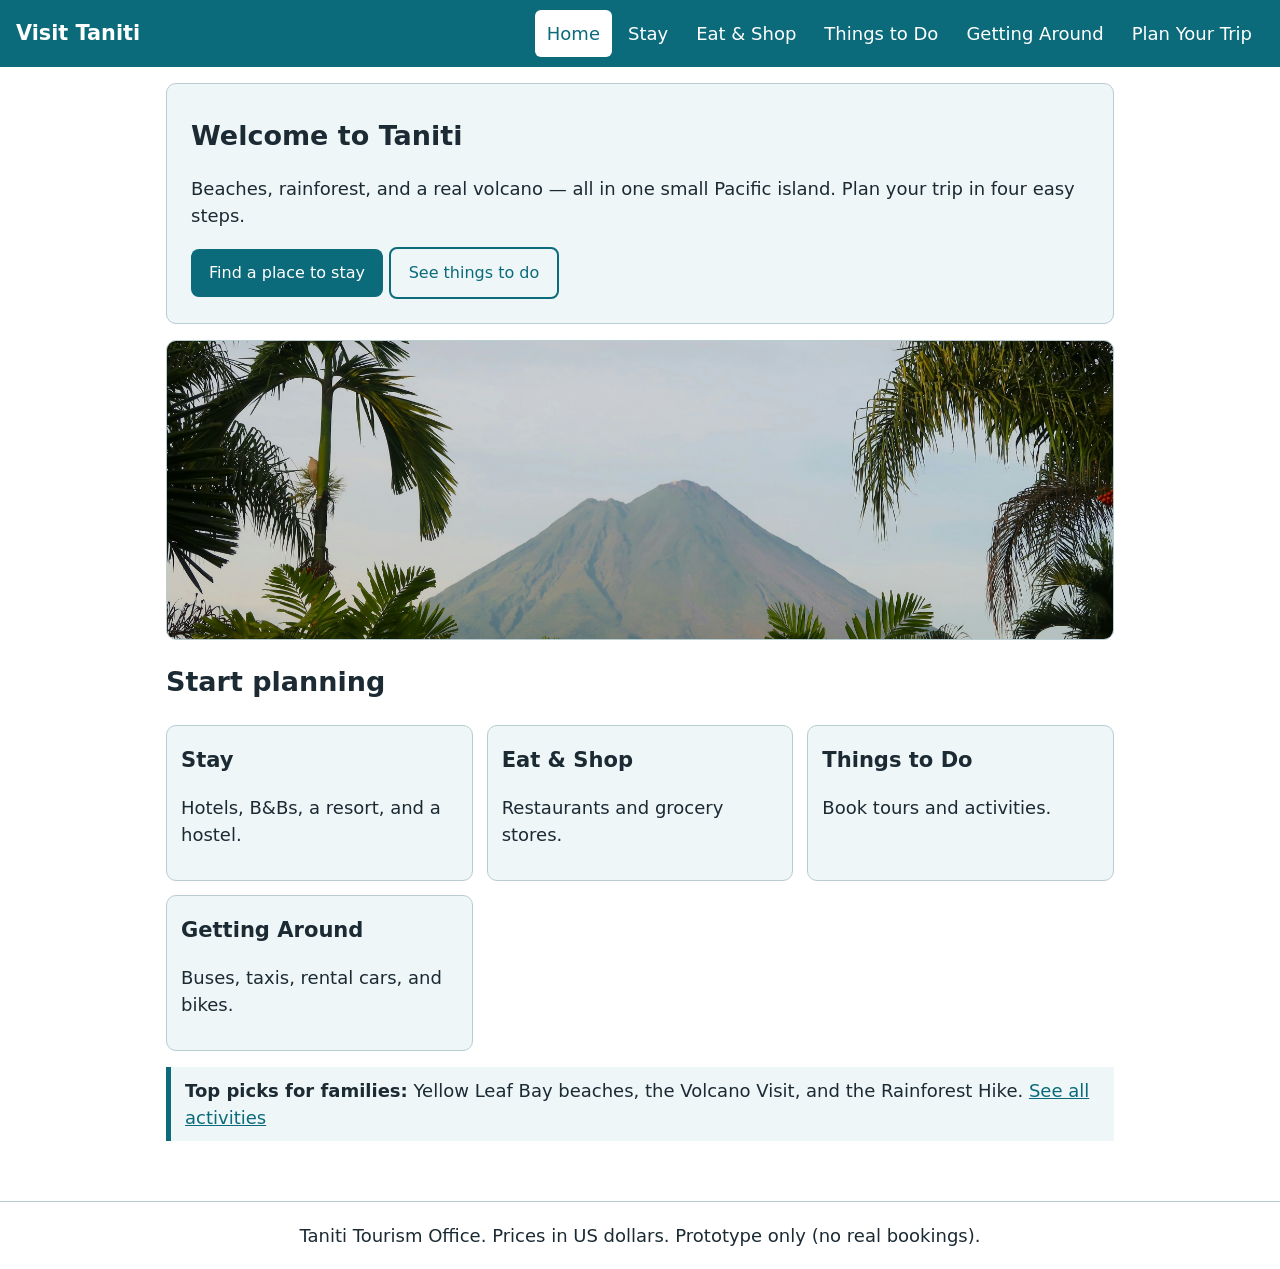
<file: html/index.html>
<!DOCTYPE html>
<html lang="en">
    <head>
        <meta charset="utf-8">
        <meta name="viewport" content="width=device-width, initial-scale=1, viewport-fit=cover">
        <title>Home – Visit Taniti</title>
        <link rel="stylesheet" href="../css/styles.css">
    </head>

    <body>
        <a class="skip" href="#main">Skip to main content</a>
        <header>
            <div class="bar">
                <a class="logo" href="index.html">Visit Taniti</a>
                <nav class="d" aria-label="Main">
                    <ul>
                        <li><a href="index.html" aria-current="page">Home</a></li>
                        <li><a href="stay.html">Stay</a></li>
                        <li><a href="eat.html">Eat & Shop</a></li>
                        <li><a href="things-to-do.html">Things to Do</a></li>
                        <li><a href="getting-around.html">Getting Around</a></li>
                        <li><a href="plan.html">Plan Your Trip</a></li>
                    </ul>
                </nav>
                <details class="m">
                    <summary>Menu</summary>
                    <nav aria-label="Main mobile">
                        <ul>
                            <li><a href="index.html" aria-current="page">Home</a></li>
                            <li><a href="stay.html">Stay</a></li>
                            <li><a href="eat.html">Eat & Shop</a></li>
                            <li><a href="things-to-do.html">Things to Do</a></li>
                            <li><a href="getting-around.html">Getting Around</a></li>
                            <li><a href="plan.html">Plan Your Trip</a></li>
                        </ul>
                    </nav>
                </details>
            </div>
        </header>

        <main id="main" tabindex="-1">
            <section class="hero">
                <h1>Welcome to Taniti</h1>
                    <p>Beaches, rainforest, and a real volcano — all in one small Pacific island. Plan your trip in four easy steps.</p>
                <a class="btn" href="stay.html">Find a place to stay</a> 
                <a class="btn o" href="things-to-do.html">See things to do</a>
            </section>
            <figure class="pic"><img src="../images/volcano1.jpg" alt="Taniti palm trees and the island's volcano" width="800" height="300"></figure>
            <h2>Start planning</h2>
            <div class="grid">
                <a class="card" style="text-decoration:none;color:inherit" href="stay.html">
                    <h3>Stay</h3>
                        <p>Hotels, B&amp;Bs, a resort, and a hostel.</p>
                </a>
                <a class="card" style="text-decoration:none;color:inherit" href="eat.html">
                    <h3>Eat & Shop</h3>
                        <p>Restaurants and grocery stores.</p>
                </a>
                <a class="card" style="text-decoration:none;color:inherit" href="things-to-do.html">
                    <h3>Things to Do</h3>
                        <p>Book tours and activities.</p>
                </a>
                <a class="card" style="text-decoration:none;color:inherit" href="getting-around.html">
                    <h3>Getting Around</h3>
                        <p>Buses, taxis, rental cars, and bikes.</p>
                </a>
            </div>

            <div class="note">
                <b>Top picks for families:</b> Yellow Leaf Bay beaches, the Volcano Visit, and the Rainforest Hike. <a href="things-to-do.html">See all activities</a>
            </div>

        </main>

        <footer>Taniti Tourism Office. Prices in US dollars. Prototype only (no real bookings).</footer>

    </body>
</html>
</file>
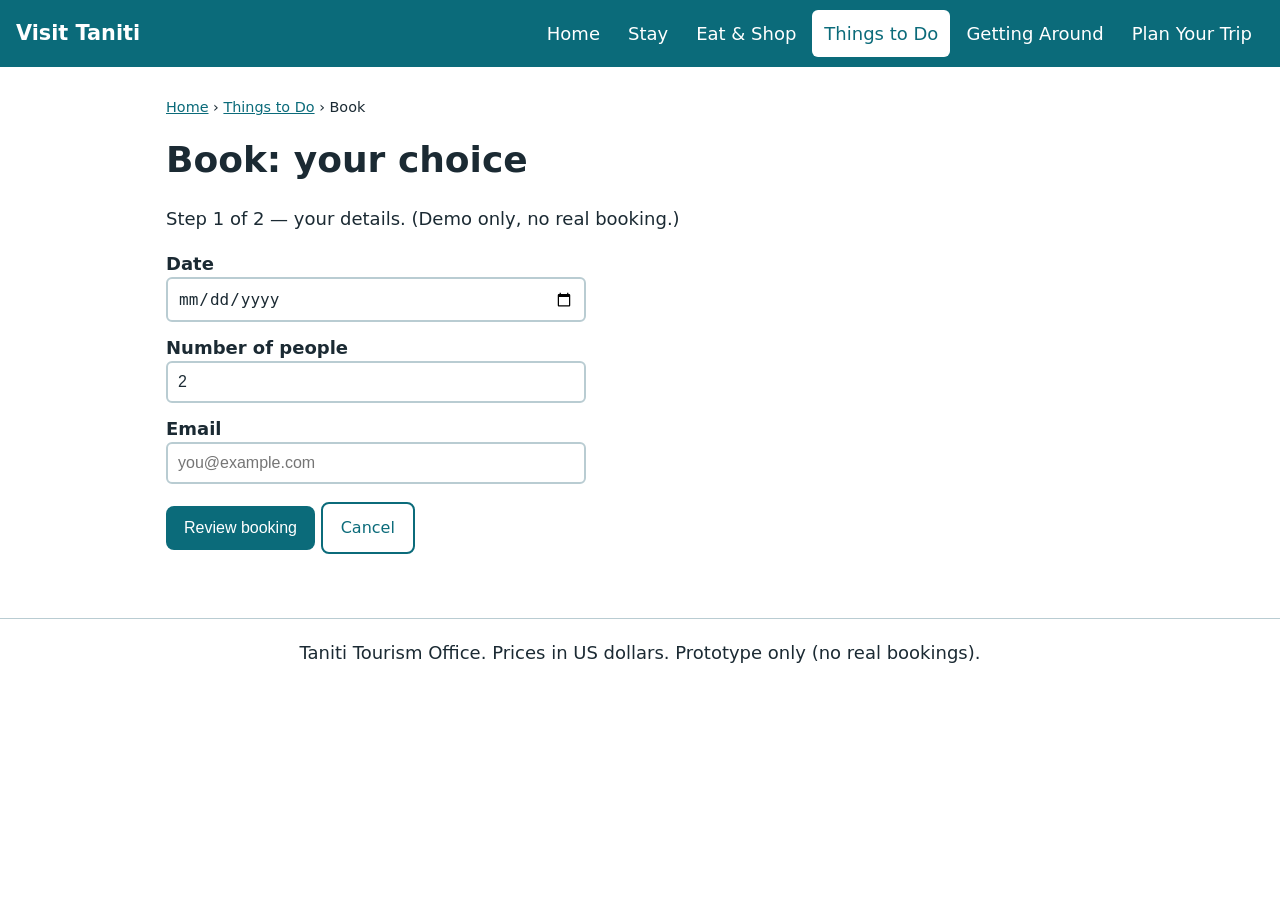
<file: html/book.html>
<!DOCTYPE html>
<html lang="en">
    <head>
        <meta charset="utf-8">
        <meta name="viewport" content="width=device-width, initial-scale=1, viewport-fit=cover">
        <title>Book – Visit Taniti</title>
        <link rel="stylesheet" href="../css/styles.css">
    </head>
    <body>
        <a class="skip" href="#main">Skip to main content</a>
        <header>
        <div class="bar">
            <a class="logo" href="index.html">Visit Taniti</a>
            <nav class="d" aria-label="Main">
                <ul><li><a href="index.html">Home</a></li>
                    <li><a href="stay.html">Stay</a></li>
                    <li><a href="eat.html">Eat & Shop</a></li>
                    <li><a href="things-to-do.html" aria-current="page">Things to Do</a></li>
                    <li><a href="getting-around.html">Getting Around</a></li>
                    <li><a href="plan.html">Plan Your Trip</a></li>
                </ul>
            </nav>
            <details class="m">
                <summary>Menu</summary>
                <nav aria-label="Main mobile">
                    <ul><li><a href="index.html">Home</a></li>
                        <li><a href="stay.html">Stay</a></li>
                        <li><a href="eat.html">Eat & Shop</a></li>
                        <li><a href="things-to-do.html" aria-current="page">Things to Do</a></li>
                        <li><a href="getting-around.html">Getting Around</a></li>
                        <li><a href="plan.html">Plan Your Trip</a></li>
                    </ul>
                </nav>
            </details>
        </div>
        </header>
        <main id="main" tabindex="-1">
            <p class="crumb"><a href="index.html">Home</a> › <a href="things-to-do.html">Things to Do</a> › Book</p>
            <h1>Book: <span id="item">your choice</span></h1>
            <div id="f">
                <p>Step 1 of 2 — your details. (Demo only, no real booking.)</p>
                <label for="d">Date</label><input id="d" type="date">
                <label for="g">Number of people</label><input id="g" type="number" min="1" value="2">
                <label for="e">Email</label><input id="e" type="email" placeholder="you@example.com">
                <p><button class="btn" id="go">Review booking</button> 
                    <a class="btn o" href="things-to-do.html">Cancel</a>
                </p>
            </div>
        </main>

        <footer>Taniti Tourism Office. Prices in US dollars. Prototype only (no real bookings).</footer>
        <script src="script.js"></script>
    </body>
</html>
</file>
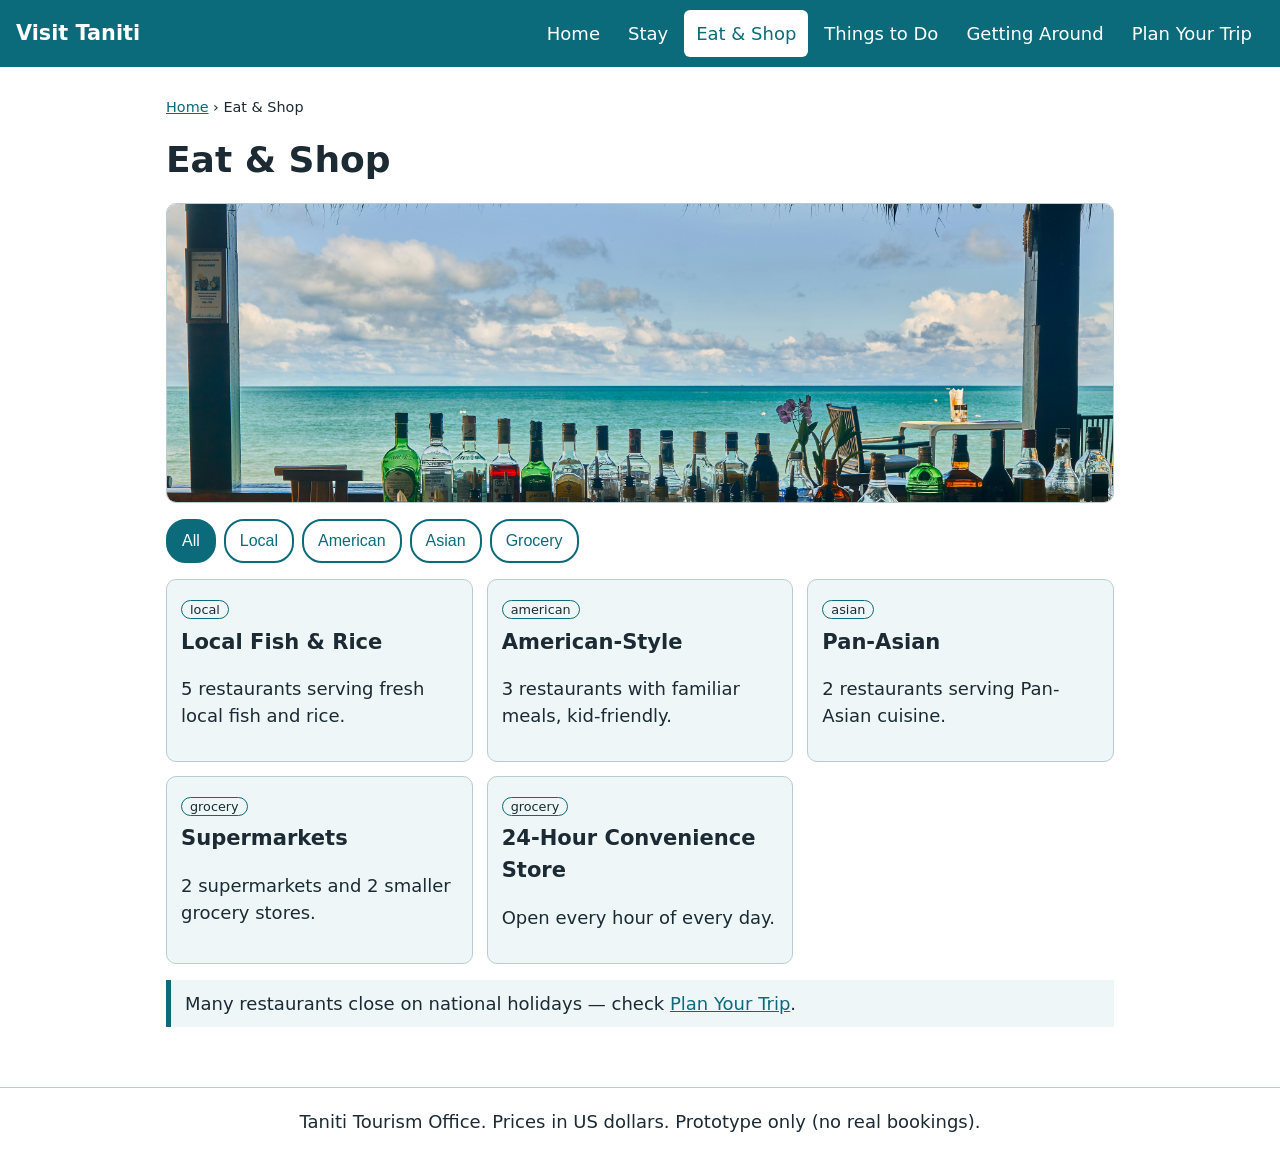
<file: html/eat.html>
<!DOCTYPE html>
<html lang="en">
    <head>
        <meta charset="utf-8">
        <meta name="viewport" content="width=device-width, initial-scale=1, viewport-fit=cover">
        <title>Eat & Shop – Visit Taniti</title>
        <link rel="stylesheet" href="../css/styles.css">
    </head>
    <body>
    <a class="skip" href="#main">Skip to main content</a>
    <header>
        <div class="bar">
            <a class="logo" href="index.html">Visit Taniti</a>
            <nav class="d" aria-label="Main">
                <ul>
                    <li><a href="index.html">Home</a></li>
                    <li><a href="stay.html">Stay</a></li>
                    <li><a href="eat.html" aria-current="page">Eat & Shop</a></li>
                    <li><a href="things-to-do.html">Things to Do</a></li>
                    <li><a href="getting-around.html">Getting Around</a></li>
                    <li><a href="plan.html">Plan Your Trip</a></li>
                </ul>
            </nav>
            <details class="m">
                <summary>Menu</summary>
                <nav aria-label="Main mobile">
                    <ul>
                        <li><a href="index.html">Home</a></li>
                        <li><a href="stay.html">Stay</a></li>
                        <li><a href="eat.html" aria-current="page">Eat & Shop</a></li>
                        <li><a href="things-to-do.html">Things to Do</a></li>
                        <li><a href="getting-around.html">Getting Around</a></li>
                        <li><a href="plan.html">Plan Your Trip</a></li>
                    </ul>
                </nav>
            </details>
        </div>
    </header>
    <main id="main" tabindex="-1">
    <p class="crumb"><a href="index.html">Home</a> › Eat & Shop</p>
    <h1>Eat & Shop</h1>
    <figure class="pic"><img src="../images/bar1.jpg" alt="Taniti Beach Bar" width="800" height="300"></figure>
    <div class="filters" role="group" aria-label="Filter">
        <button aria-pressed="true" data-c="all">All</button>
        <button aria-pressed="false" data-c="local">Local</button>
        <button aria-pressed="false" data-c="american">American</button>
        <button aria-pressed="false" data-c="asian">Asian</button>
        <button aria-pressed="false" data-c="grocery">Grocery</button>
    </div>
    <div class="grid"><article class="card" data-cat="local">
        <span class="tag">local</span><h3>Local Fish & Rice</h3>
        <p>5 restaurants serving fresh local fish and rice.</p></article>
    <article class="card" data-cat="american">
        <span class="tag">american</span><h3>American-Style</h3>
        <p>3 restaurants with familiar meals, kid-friendly.</p></article>
    <article class="card" data-cat="asian">
        <span class="tag">asian</span><h3>Pan-Asian</h3>
        <p>2 restaurants serving Pan-Asian cuisine.</p></article>
    <article class="card" data-cat="grocery">
        <span class="tag">grocery</span><h3>Supermarkets</h3>
        <p>2 supermarkets and 2 smaller grocery stores.</p></article>
    <article class="card" data-cat="grocery">
        <span class="tag">grocery</span><h3>24-Hour Convenience Store</h3>
        <p>Open every hour of every day.</p></article>
    </div>
    <div class="note">Many restaurants close on national holidays — check <a href="plan.html">Plan Your Trip</a>.</div>
    </main>

    <footer>Taniti Tourism Office. Prices in US dollars. Prototype only (no real bookings).</footer>
    <script src="script.js"></script>
    </body>
</html>
</file>
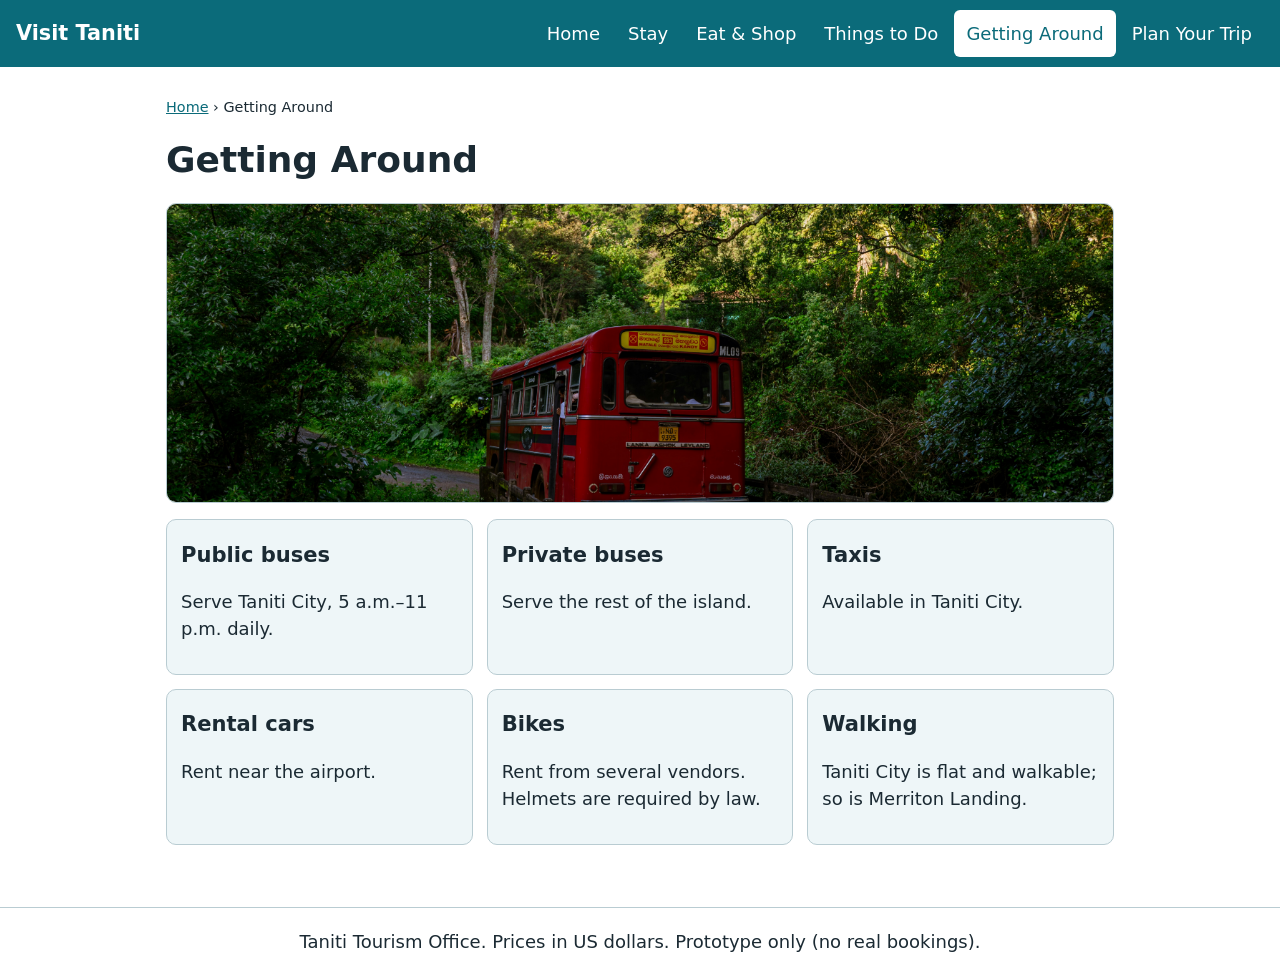
<file: html/getting-around.html>
<!DOCTYPE html>
<html lang="en">
<head>
    <meta charset="utf-8">
    <meta name="viewport" content="width=device-width, initial-scale=1, viewport-fit=cover">
    <title>Getting Around – Visit Taniti</title>
    <link rel="stylesheet" href="../css/styles.css">
</head>
<body>
    <a class="skip" href="#main">Skip to main content</a>
    <header>
        <div class="bar">
            <a class="logo" href="index.html">Visit Taniti</a>
            <nav class="d" aria-label="Main">
                <ul>
                    <li><a href="index.html">Home</a></li>
                    <li><a href="stay.html">Stay</a></li>
                    <li><a href="eat.html">Eat & Shop</a></li>
                    <li><a href="things-to-do.html">Things to Do</a></li>
                    <li><a href="getting-around.html" aria-current="page">Getting Around</a></li>
                    <li><a href="plan.html">Plan Your Trip</a></li>
                </ul>
            </nav>
            <details class="m">
                <summary>Menu</summary>
                <nav aria-label="Main mobile">
                    <ul>
                        <li><a href="index.html">Home</a></li>
                        <li><a href="stay.html">Stay</a></li>
                        <li><a href="eat.html">Eat & Shop</a></li>
                        <li><a href="things-to-do.html">Things to Do</a></li>
                        <li><a href="getting-around.html" aria-current="page">Getting Around</a></li>
                        <li><a href="plan.html">Plan Your Trip</a></li>
                    </ul>
                </nav>
            </details>
        </div>
    </header>
    <main id="main" tabindex="-1">
        <p class="crumb"><a href="index.html">Home</a> › Getting Around</p>
        <h1>Getting Around</h1>
        <figure class="pic"><img src="../images/bus1.jpg" alt="Taniti transportation" width="800" height="300"></figure>
        <div class="grid"><div class="card"><h3>Public buses</h3>
            <p>Serve Taniti City, 5 a.m.–11 p.m. daily.</p>
        </div>
        <div class="card"><h3>Private buses</h3>
            <p>Serve the rest of the island.</p></div>
            <div class="card"><h3>Taxis</h3>
                <p>Available in Taniti City.</p>
            </div>
            <div class="card"><h3>Rental cars</h3>
                <p>Rent near the airport.</p>
            </div>
            <div class="card"><h3>Bikes</h3>
                <p>Rent from several vendors. Helmets are required by law.</p>
            </div>
            <div class="card"><h3>Walking</h3>
                <p>Taniti City is flat and walkable; so is Merriton Landing.</p>
            </div>
        </div>
    </main>

    <footer>Taniti Tourism Office. Prices in US dollars. Prototype only (no real bookings).</footer>

</body>
</html>
</file>
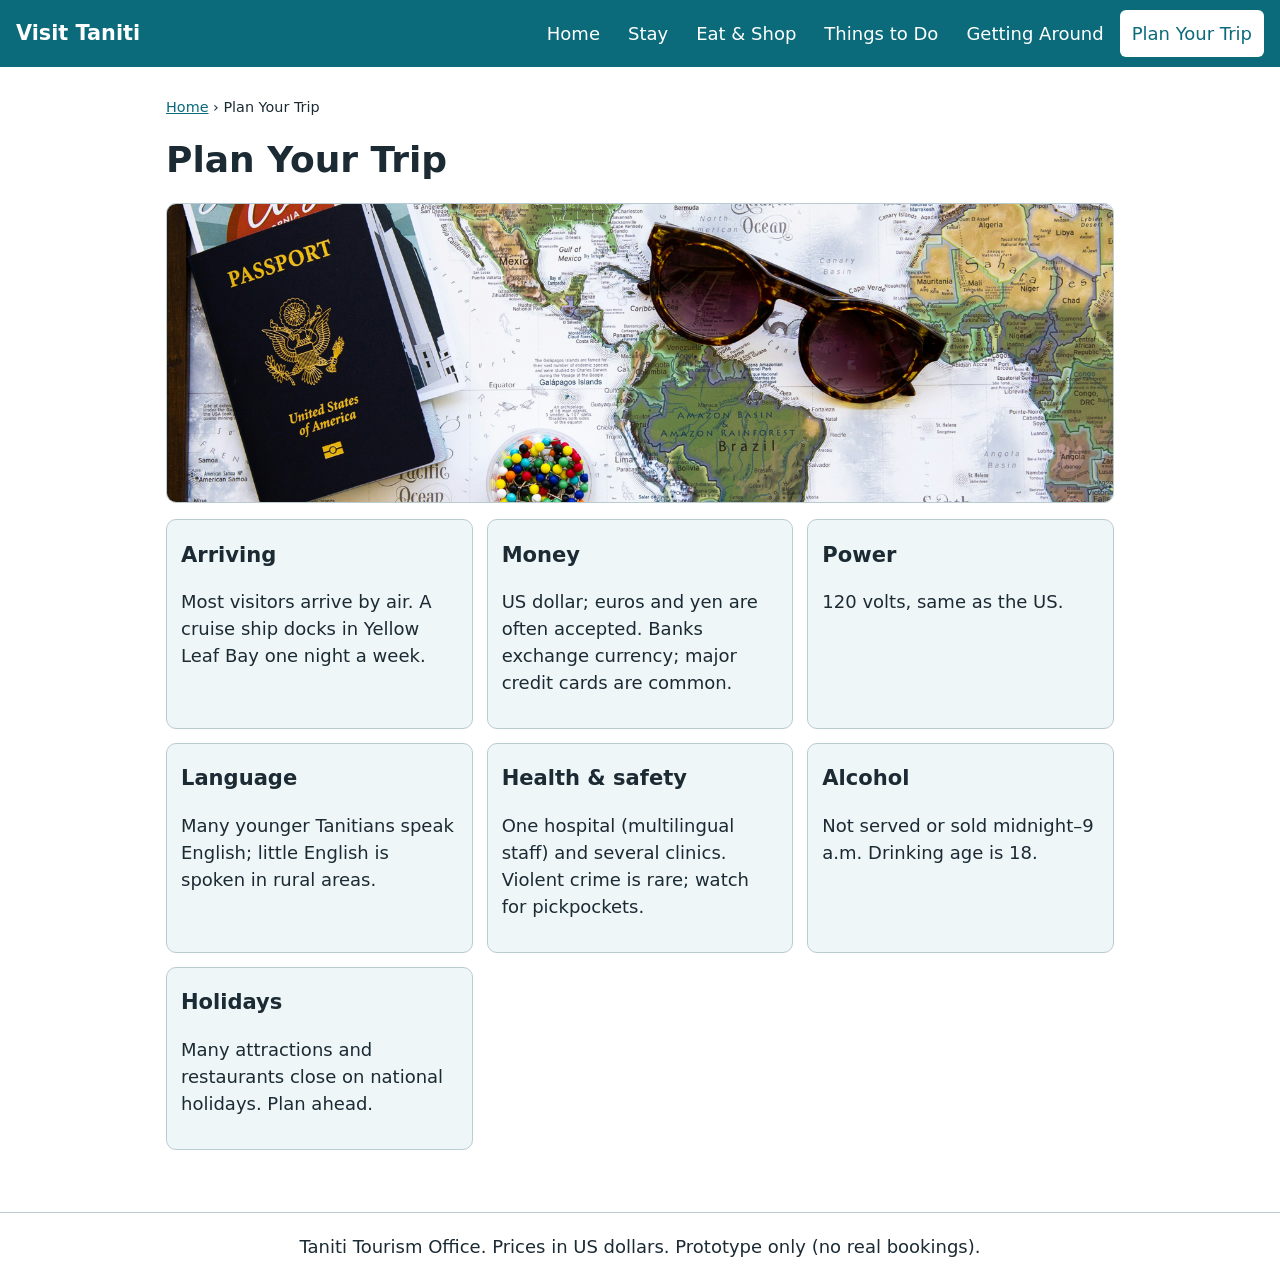
<file: html/plan.html>
<!DOCTYPE html>
<html lang="en">
<head>
    <meta charset="utf-8">
    <meta name="viewport" content="width=device-width, initial-scale=1, viewport-fit=cover">
    <title>Plan Your Trip – Visit Taniti</title>
    <link rel="stylesheet" href="../css/styles.css">
</head>
<body>
    <a class="skip" href="#main">Skip to main content</a>
    <header>
        <div class="bar">
            <a class="logo" href="index.html">Visit Taniti</a>
            <nav class="d" aria-label="Main">
                <ul>
                    <li><a href="index.html">Home</a></li>
                    <li><a href="stay.html">Stay</a></li>
                    <li><a href="eat.html">Eat & Shop</a></li>
                    <li><a href="things-to-do.html">Things to Do</a></li>
                    <li><a href="getting-around.html">Getting Around</a></li>
                    <li><a href="plan.html" aria-current="page">Plan Your Trip</a></li>
                </ul>
            </nav>
            <details class="m">
                <summary>Menu</summary>
                <nav aria-label="Main mobile">
                    <ul>
                        <li><a href="index.html">Home</a></li>
                        <li><a href="stay.html">Stay</a></li>
                        <li><a href="eat.html">Eat & Shop</a></li>
                        <li><a href="things-to-do.html">Things to Do</a></li>
                        <li><a href="getting-around.html">Getting Around</a></li>
                        <li><a href="plan.html" aria-current="page">Plan Your Trip</a></li>
                    </ul>
                </nav>
            </details>
        </div>
    </header>
    <main id="main" tabindex="-1">
        <p class="crumb"><a href="index.html">Home</a> › Plan Your Trip</p>
        <h1>Plan Your Trip</h1>
        <figure class="pic"><img src="../images/plan1.jpg" alt="Tropical trip planning image" width="800" height="300"></figure>
        <div class="grid">
            <div class="card"><h3>Arriving</h3>
                <p>Most visitors arrive by air. A cruise ship docks in Yellow Leaf Bay one night a week.</p>
            </div>
            <div class="card"><h3>Money</h3>
                <p>US dollar; euros and yen are often accepted. Banks exchange currency; major credit cards are common.</p>
            </div>
            <div class="card"><h3>Power</h3>
                <p>120 volts, same as the US.</p>
            </div>
            <div class="card"><h3>Language</h3>
                <p>Many younger Tanitians speak English; little English is spoken in rural areas.</p>
            </div>
            <div class="card"><h3>Health & safety</h3>
                <p>One hospital (multilingual staff) and several clinics. Violent crime is rare; watch for pickpockets.</p>
            </div>
            <div class="card"><h3>Alcohol</h3>
                <p>Not served or sold midnight–9 a.m. Drinking age is 18.</p>
            </div>
            <div class="card"><h3>Holidays</h3>
                <p>Many attractions and restaurants close on national holidays. Plan ahead.</p>
            </div>
        </div>
    </main>

    <footer>Taniti Tourism Office. Prices in US dollars. Prototype only (no real bookings).</footer>

</body>
</html>
</file>
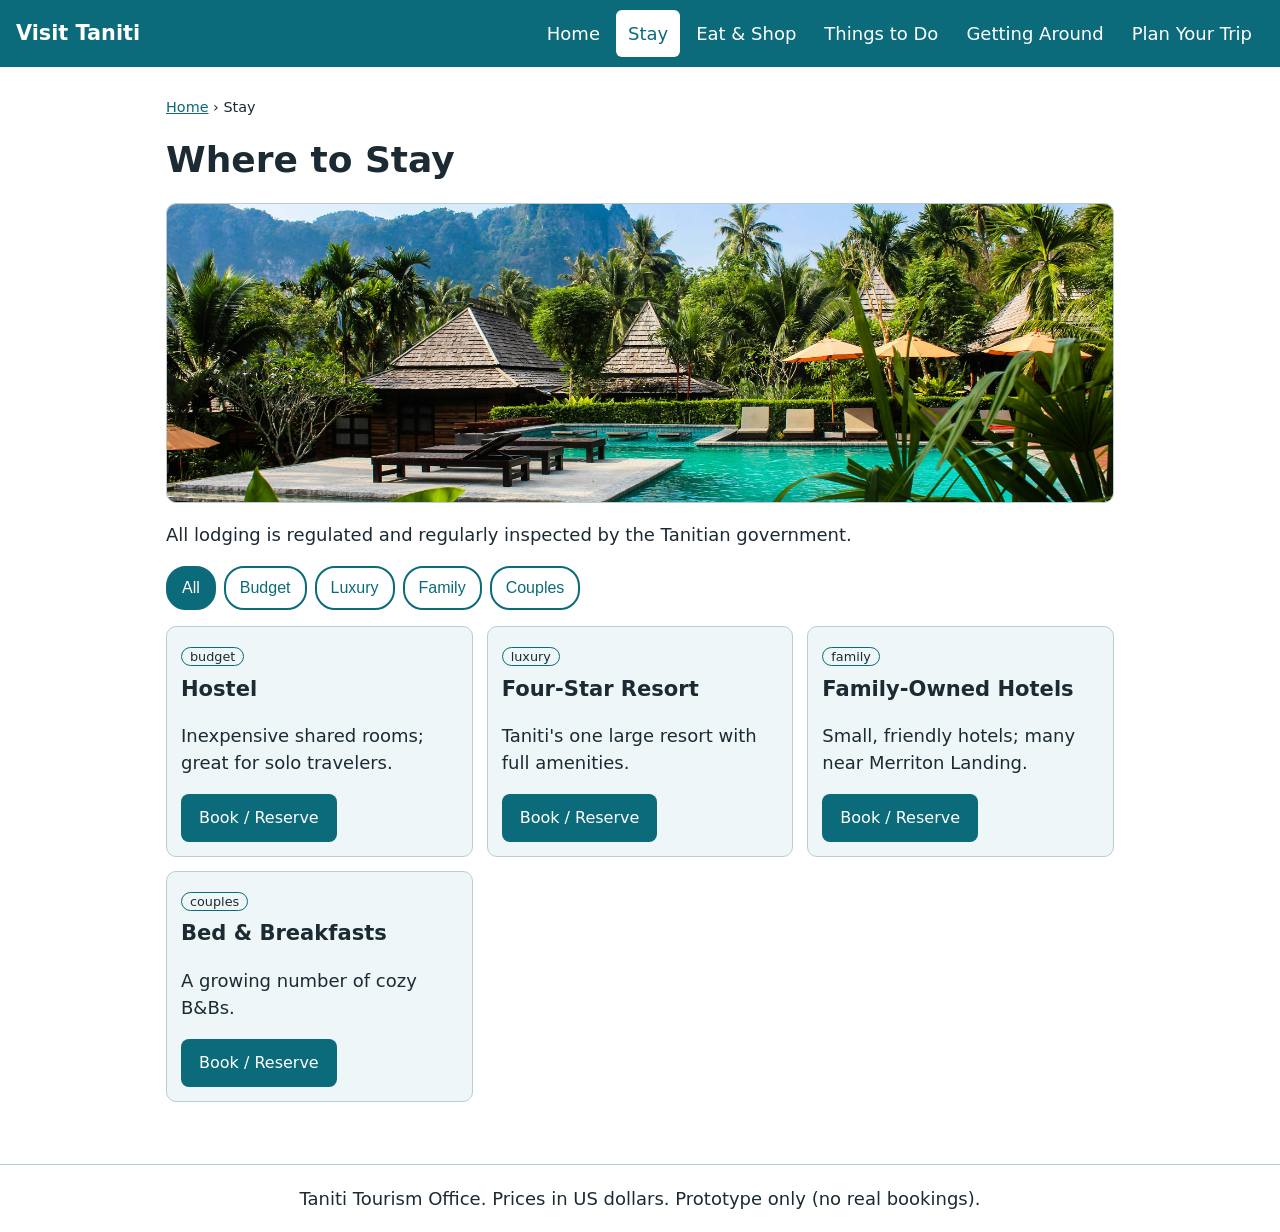
<file: html/stay.html>
<!DOCTYPE html>
<html lang="en">
<head>
    <meta charset="utf-8">
    <meta name="viewport" content="width=device-width, initial-scale=1, viewport-fit=cover">
    <title>Stay – Visit Taniti</title>
    <link rel="stylesheet" href="../css/styles.css">
</head>
<body>
    <a class="skip" href="#main">Skip to main content</a>
    <header>
        <div class="bar">
            <a class="logo" href="index.html">Visit Taniti</a>
            <nav class="d" aria-label="Main">
                <ul>
                    <li><a href="index.html">Home</a></li>
                    <li><a href="stay.html" aria-current="page">Stay</a></li>
                    <li><a href="eat.html">Eat & Shop</a></li>
                    <li><a href="things-to-do.html">Things to Do</a></li>
                    <li><a href="getting-around.html">Getting Around</a></li>
                    <li><a href="plan.html">Plan Your Trip</a></li>
                </ul>
            </nav>
            <details class="m">
                <summary>Menu</summary>
                <nav aria-label="Main mobile">
                    <ul>
                        <li><a href="index.html">Home</a></li>
                        <li><a href="stay.html" aria-current="page">Stay</a></li>
                        <li><a href="eat.html">Eat & Shop</a></li>
                        <li><a href="things-to-do.html">Things to Do</a></li>
                        <li><a href="getting-around.html">Getting Around</a></li>
                        <li><a href="plan.html">Plan Your Trip</a></li>
                    </ul>
                </nav>
            </details>
        </div>
    </header>
    <main id="main" tabindex="-1">
        <p class="crumb"><a href="index.html">Home</a> › Stay</p>
        <h1>Where to Stay</h1>
            <figure class="pic"><img src="../images/hotel1.jpg" alt="Taniti hotel" width="800" height="300"></figure>
            <p>All lodging is regulated and regularly inspected by the Tanitian government.</p>
        <div class="filters" role="group" aria-label="Filter">
            <button aria-pressed="true" data-c="all">All</button>
            <button aria-pressed="false" data-c="budget">Budget</button>
            <button aria-pressed="false" data-c="luxury">Luxury</button>
            <button aria-pressed="false" data-c="family">Family</button>
            <button aria-pressed="false" data-c="couples">Couples</button>
        </div>
        <div class="grid">
            <article class="card" data-cat="budget">
                <span class="tag">budget</span><h3>Hostel</h3>
                <p>Inexpensive shared rooms; great for solo travelers.</p>
                <a class="btn" href="book.html?item=Hostel">Book / Reserve</a>
            </article>
            <article class="card" data-cat="luxury">
                <span class="tag">luxury</span><h3>Four-Star Resort</h3>
                <p>Taniti's one large resort with full amenities.</p>
                <a class="btn" href="book.html?item=Four-Star%20Resort">Book / Reserve</a>
            </article>
            <article class="card" data-cat="family">
                <span class="tag">family</span><h3>Family-Owned Hotels</h3>
                <p>Small, friendly hotels; many near Merriton Landing.</p>
                <a class="btn" href="book.html?item=Family-Owned%20Hotels">Book / Reserve</a>
            </article>
            <article class="card" data-cat="couples">
                <span class="tag">couples</span><h3>Bed & Breakfasts</h3>
                <p>A growing number of cozy B&amp;Bs.</p>
                <a class="btn" href="book.html?item=Bed%20%26%20Breakfasts">Book / Reserve</a>
            </article>
        </div>
    </main>

    <footer>Taniti Tourism Office. Prices in US dollars. Prototype only (no real bookings).</footer>
<script src="script.js"></script>
</body>
</html>
</file>
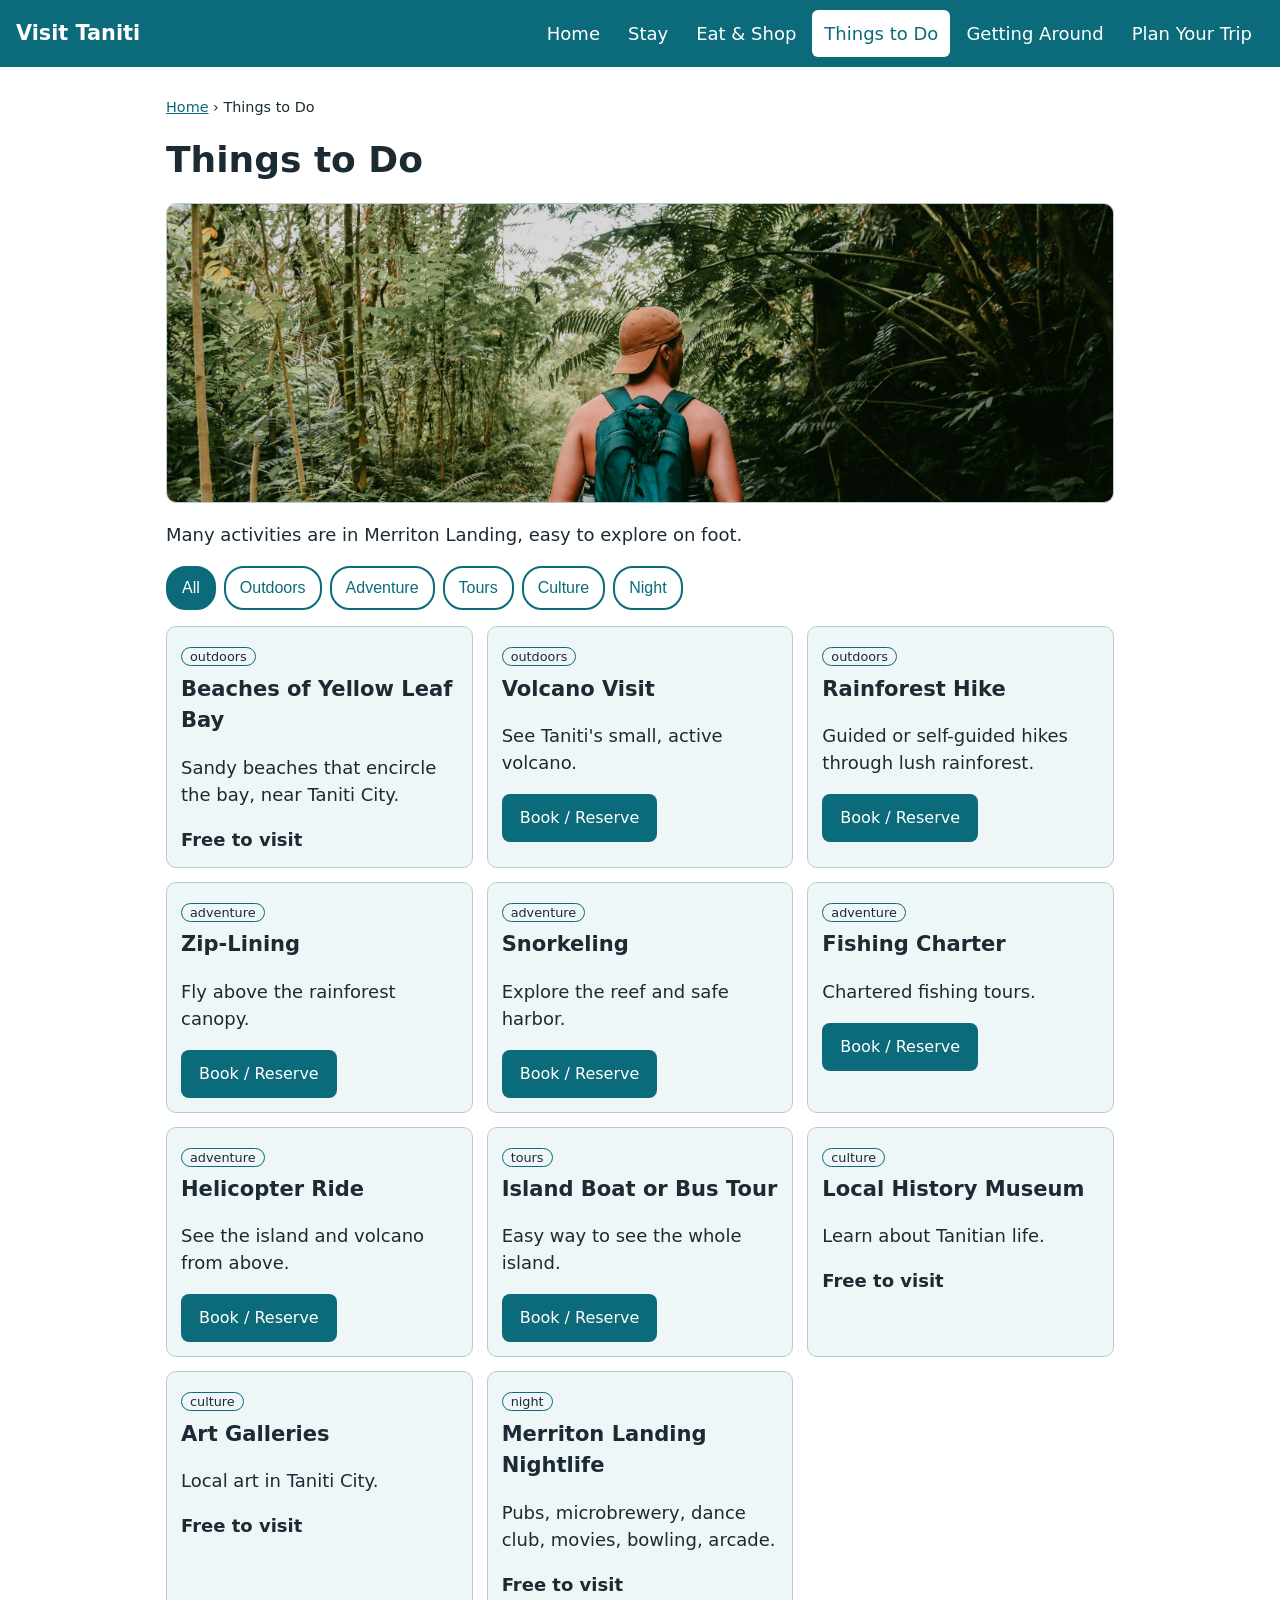
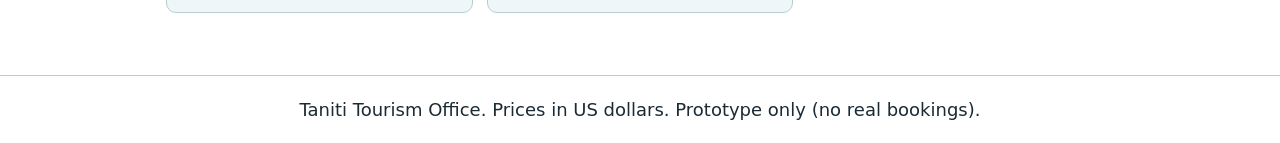
<file: html/things-to-do.html>
<!DOCTYPE html>
<html lang="en">
<head>
    <meta charset="utf-8">
    <meta name="viewport" content="width=device-width, initial-scale=1, viewport-fit=cover">
    <title>Things to Do – Visit Taniti</title>
    <link rel="stylesheet" href="../css/styles.css">
</head>
<body>
    <a class="skip" href="#main">Skip to main content</a>
    <header>
        <div class="bar">
            <a class="logo" href="index.html">Visit Taniti</a>
            <nav class="d" aria-label="Main">
                <ul>
                    <li><a href="index.html">Home</a></li>
                    <li><a href="stay.html">Stay</a></li>
                    <li><a href="eat.html">Eat & Shop</a></li>
                    <li><a href="things-to-do.html" aria-current="page">Things to Do</a></li>
                    <li><a href="getting-around.html">Getting Around</a></li>
                    <li><a href="plan.html">Plan Your Trip</a></li>
                </ul>
            </nav>
            <details class="m">
                <summary>Menu</summary>
                <nav aria-label="Main mobile">
                    <ul>
                        <li><a href="index.html">Home</a></li>
                        <li><a href="stay.html">Stay</a></li>
                        <li><a href="eat.html">Eat & Shop</a></li>
                        <li><a href="things-to-do.html" aria-current="page">Things to Do</a></li>
                        <li><a href="getting-around.html">Getting Around</a></li>
                        <li><a href="plan.html">Plan Your Trip</a></li>
                    </ul>
                </nav>
            </details>
        </div>
    </header>
    <main id="main" tabindex="-1">
        <p class="crumb"><a href="index.html">Home</a> › Things to Do</p>
        <h1>Things to Do</h1>
            <figure class="pic"><img src="../images/hike1.jpg" alt="Taniti hike" width="800" height="300"></figure>
            <p>Many activities are in Merriton Landing, easy to explore on foot.</p>
        <div class="filters" role="group" aria-label="Filter">
            <button aria-pressed="true" data-c="all">All</button>
            <button aria-pressed="false" data-c="outdoors">Outdoors</button>
            <button aria-pressed="false" data-c="adventure">Adventure</button>
            <button aria-pressed="false" data-c="tours">Tours</button>
            <button aria-pressed="false" data-c="culture">Culture</button>
            <button aria-pressed="false" data-c="night">Night</button>
        </div>
        <div class="grid">
            <article class="card" data-cat="outdoors">
                <span class="tag">outdoors</span><h3>Beaches of Yellow Leaf Bay</h3>
                <p>Sandy beaches that encircle the bay, near Taniti City.</p><b>Free to visit</b>
            </article>
            <article class="card" data-cat="outdoors">
                <span class="tag">outdoors</span><h3>Volcano Visit</h3>
                <p>See Taniti's small, active volcano.</p>
                <a class="btn" href="book.html?item=Volcano%20Visit">Book / Reserve</a>
            </article>
            <article class="card" data-cat="outdoors">
                <span class="tag">outdoors</span><h3>Rainforest Hike</h3>
                <p>Guided or self-guided hikes through lush rainforest.</p>
                <a class="btn" href="book.html?item=Rainforest%20Hike">Book / Reserve</a>
            </article>
            <article class="card" data-cat="adventure">
                <span class="tag">adventure</span><h3>Zip-Lining</h3>
                <p>Fly above the rainforest canopy.</p>
                <a class="btn" href="book.html?item=Zip-Lining">Book / Reserve</a>
            </article>
            <article class="card" data-cat="adventure">
                <span class="tag">adventure</span><h3>Snorkeling</h3>
                <p>Explore the reef and safe harbor.</p>
                <a class="btn" href="book.html?item=Snorkeling">Book / Reserve</a>
            </article>
            <article class="card" data-cat="adventure">
                <span class="tag">adventure</span><h3>Fishing Charter</h3>
                <p>Chartered fishing tours.</p>
                <a class="btn" href="book.html?item=Fishing%20Charter">Book / Reserve</a>
            </article>
            <article class="card" data-cat="adventure">
                <span class="tag">adventure</span><h3>Helicopter Ride</h3>
                <p>See the island and volcano from above.</p>
                <a class="btn" href="book.html?item=Helicopter%20Ride">Book / Reserve</a>
            </article>
            <article class="card" data-cat="tours">
                <span class="tag">tours</span><h3>Island Boat or Bus Tour</h3>
                <p>Easy way to see the whole island.</p>
                <a class="btn" href="book.html?item=Island%20Boat%20or%20Bus%20Tour">Book / Reserve</a>
            </article>
            <article class="card" data-cat="culture">
                <span class="tag">culture</span><h3>Local History Museum</h3>
                <p>Learn about Tanitian life.</p><b>Free to visit</b>
            </article>
            <article class="card" data-cat="culture">
                <span class="tag">culture</span><h3>Art Galleries</h3>
                <p>Local art in Taniti City.</p><b>Free to visit</b>
            </article>
            <article class="card" data-cat="night">
                <span class="tag">night</span><h3>Merriton Landing Nightlife</h3>
                <p>Pubs, microbrewery, dance club, movies, bowling, arcade.</p>
                <b>Free to visit</b>
            </article>
        </div>
    </main>

    <footer>Taniti Tourism Office. Prices in US dollars. Prototype only (no real bookings).</footer>
<script src="script.js"></script>
</body>
</html>
</file>
<file: css/styles.css>
:root{
    --bg:#fff;
    --fg:#1b2a33;
    --card:#eef6f8;
    --accent:#0b6b7a;
    --on:#fff;
    --bd:#b9ccd2;
    box-sizing:border-box;
    padding-top:env(safe-area-inset-top,0px);
    padding-bottom:env(safe-area-inset-bottom,0px)
}

@media(prefers-color-scheme:dark){
    :root:not([data-theme=light]){
        --bg:#10191d;
        --fg:#e8f1f3;
        --card:#1a2a30;
        --accent:#4cc3d4;
        --on:#06161a;
        --bd:#34484f}
    }

*{
    box-sizing:border-box
}

html{
    scroll-padding-top:env(safe-area-inset-top,0px)
}

body{
    margin:0;
    font:18px/1.5 system-ui,Arial,sans-serif;
    background:var(--bg);color:var(--fg)
}

a{
    color:var(--accent)
}

.skip{
    position:absolute;
    left:-999px
}

.skip:focus{
    left:8px;
    top:8px;
    background:var(--bg);
    padding:8px;z-index:9
}

header{
    background:var(--accent);
    color:var(--on);
    padding:10px 16px
}

header a,header summary{
    color:var(--on)
}

.bar{
    display:flex;
    justify-content:space-between;
    align-items:center;
    flex-wrap:wrap;
    gap:8px
}

.logo{
    font-weight:700;
    font-size:1.3rem;
    text-decoration:none
}

nav ul{
    list-style:none;
    margin:0;
    padding:0;
    display:flex;
    gap:4px;
    flex-wrap:wrap
}

nav a{
    display:block;
    padding:10px 12px;
    text-decoration:none;
    border-radius:6px;
    min-height:44px
}

nav a[aria-current=page]{
    background:var(--on);
    color:var(--accent)
}

details.m{
    display:none
}

@media(max-width:700px){
    nav.d{
        display:none
    }
    details.m{
        display:block
    }
    details.m summary{
        padding:10px;
        min-height:44px;
        cursor:pointer;
        font-weight:700
    }
}

main{
    max-width:980px;
    margin:0 auto;
    padding:16px
}

h1{
    margin:.3em 0
}

.hero{
    background:var(--card);
    border:1px solid var(--bd);
    border-radius:10px;padding:24px
}

.btn{
    display:inline-block;
    background:var(--accent);
    color:var(--on);
    border:0;
    padding:12px 18px;
    border-radius:8px;
    font-size:1rem;
    text-decoration:none;
    cursor:pointer;
    min-height:44px
}

.btn.o{
    background:none;
    color:var(--accent);
    border:2px solid var(--accent)
}

.grid{
    display:grid;
    grid-template-columns:repeat(auto-fit,minmax(240px,1fr));
    gap:14px;
    margin:16px 0
}

.card{
    background:var(--card);
    border:1px solid var(--bd);
    border-radius:10px;
    padding:14px
}

.card h3{
    margin:.2em 0
}

.tag{
    font-size:.8rem;
    border:1px solid var(--accent);
    border-radius:12px;
    padding:1px 8px
}

.filters{
    display:flex;
    gap:8px;
    flex-wrap:wrap;
    margin:10px 0
}

.filters button[aria-pressed=true]{
    background:var(--accent);color:var(--on)
}

.filters button{
    min-height:44px;
    padding:8px 14px;
    border:2px solid var(--accent);
    border-radius:20px;
    background:none;
    color:var(--accent);
    font-size:1rem;
    cursor:pointer
}

.note{
    border-left:5px solid var(--accent);
    background:var(--card);
    padding:10px 14px;
    margin:14px 0
}

label{
    display:block;
    margin-top:12px;
    font-weight:600
}

input,select{
    width:100%;
    max-width:420px;
    padding:10px;
    font-size:1rem;
    border:2px solid var(--bd);
    border-radius:6px;
    background:var(--bg);
    color:var(--fg)
}

.crumb{
    font-size:.9rem
}

footer{
    text-align:center;
    padding:20px;
    border-top:1px solid var(--bd);
    margin-top:30px
}

:focus-visible{
    outline:3px solid #f5a300;
    outline-offset:2px
}

.pic{
    margin:16px 0
}

.pic img{
    display:block;
    width:100%;
    height:auto;
    max-height:300px;
    object-fit:cover;
    border:1px solid var(--bd);
    border-radius:10px;
    background:var(--card)
}

@media(max-width:700px){
    .pic img{
        max-height:300px
    }
}
</file>
